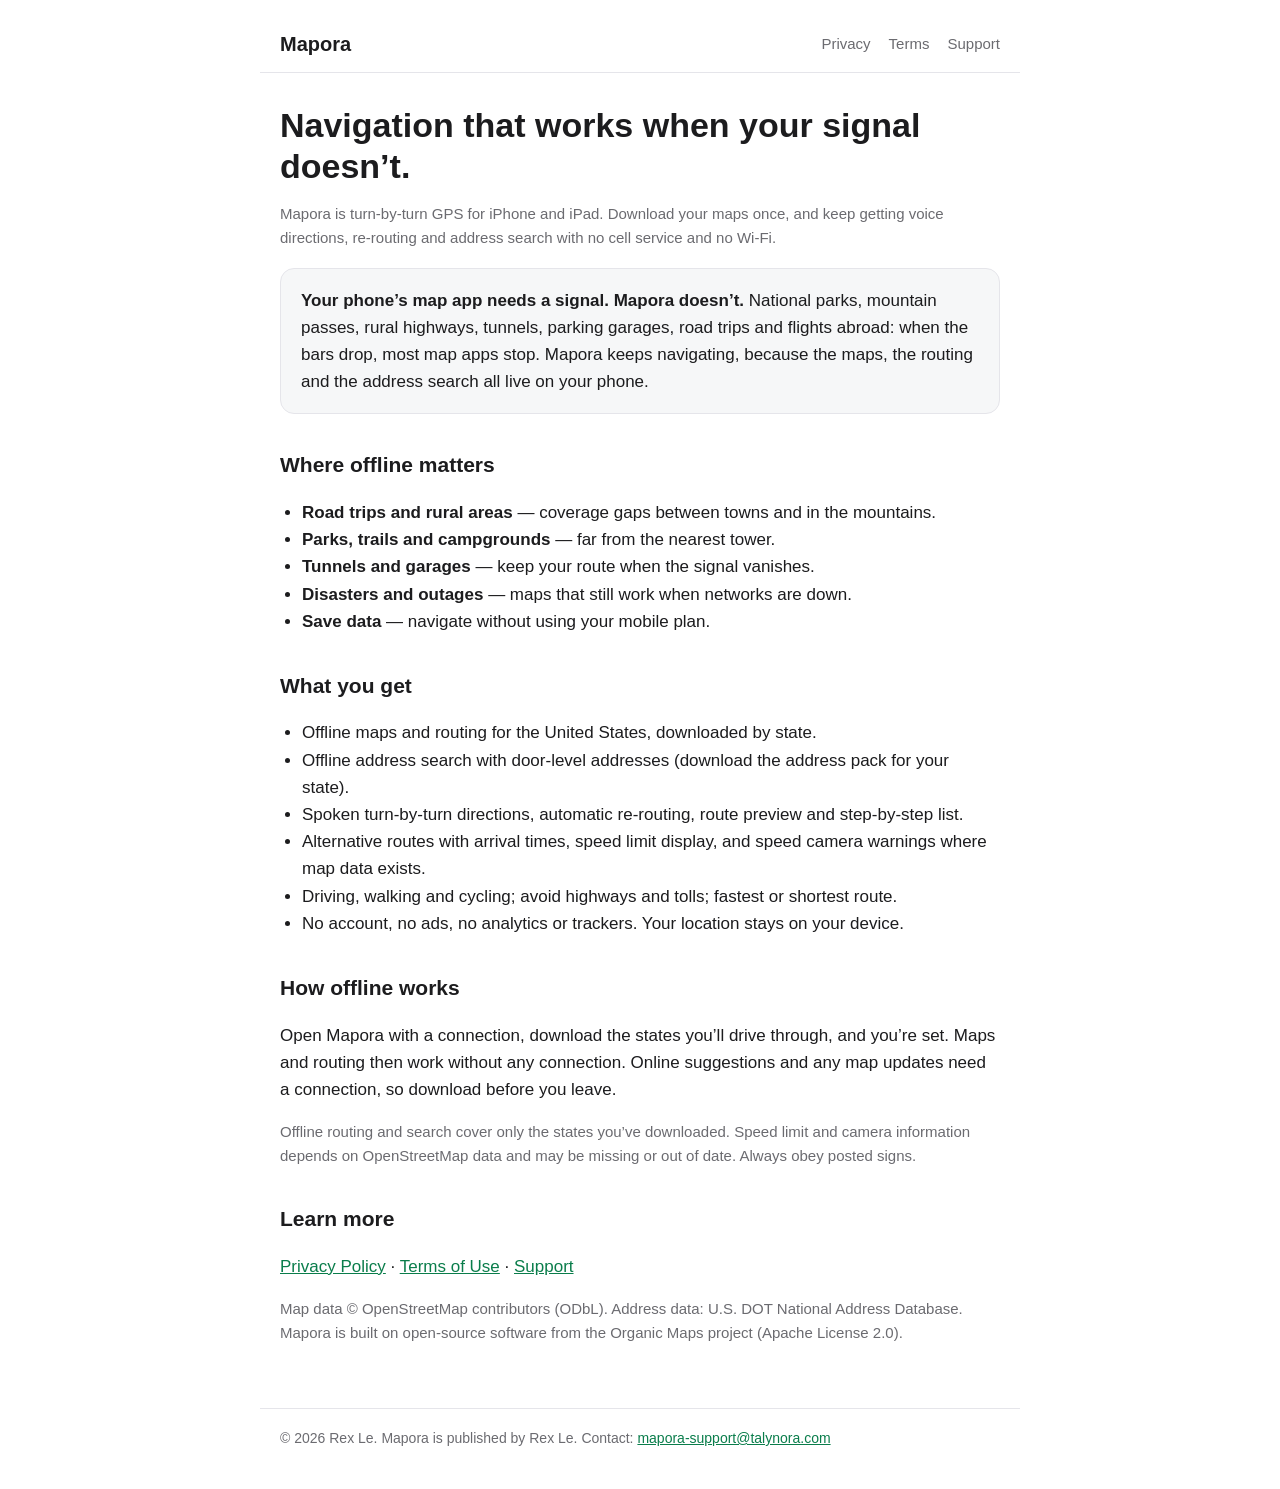
<file: index.html>
<!doctype html><html lang="en"><head><meta charset="utf-8"><meta name="viewport" content="width=device-width,initial-scale=1"><title>Mapora – Offline GPS navigation, no signal needed</title><meta name="description" content="Offline GPS navigation for iPhone and iPad. Download US maps once and keep getting turn-by-turn directions with no cell service."><link rel="stylesheet" href="/style.css"></head><body><header><a class="brand" href="/">Mapora</a><nav><a href="/privacy">Privacy</a><a href="/terms">Terms</a><a href="/support">Support</a></nav></header><main>
<h1>Navigation that works when your signal doesn&rsquo;t.</h1>
<p class="muted">Mapora is turn-by-turn GPS for iPhone and iPad. Download your maps once, and keep getting voice directions, re-routing and address search with no cell service and no Wi-Fi.</p>
<div class="card"><strong>Your phone&rsquo;s map app needs a signal. Mapora doesn&rsquo;t.</strong> National parks, mountain passes, rural highways, tunnels, parking garages, road trips and flights abroad: when the bars drop, most map apps stop. Mapora keeps navigating, because the maps, the routing and the address search all live on your phone.</div>
<h2>Where offline matters</h2>
<ul>
<li><strong>Road trips and rural areas</strong> &mdash; coverage gaps between towns and in the mountains.</li>
<li><strong>Parks, trails and campgrounds</strong> &mdash; far from the nearest tower.</li>
<li><strong>Tunnels and garages</strong> &mdash; keep your route when the signal vanishes.</li>
<li><strong>Disasters and outages</strong> &mdash; maps that still work when networks are down.</li>
<li><strong>Save data</strong> &mdash; navigate without using your mobile plan.</li>
</ul>
<h2>What you get</h2>
<ul>
<li>Offline maps and routing for the United States, downloaded by state.</li>
<li>Offline address search with door-level addresses (download the address pack for your state).</li>
<li>Spoken turn-by-turn directions, automatic re-routing, route preview and step-by-step list.</li>
<li>Alternative routes with arrival times, speed limit display, and speed camera warnings where map data exists.</li>
<li>Driving, walking and cycling; avoid highways and tolls; fastest or shortest route.</li>
<li>No account, no ads, no analytics or trackers. Your location stays on your device.</li>
</ul>
<h2>How offline works</h2>
<p>Open Mapora with a connection, download the states you&rsquo;ll drive through, and you&rsquo;re set. Maps and routing then work without any connection. Online suggestions and any map updates need a connection, so download before you leave.</p>
<p class="muted">Offline routing and search cover only the states you&rsquo;ve downloaded. Speed limit and camera information depends on OpenStreetMap data and may be missing or out of date. Always obey posted signs.</p>
<h2>Learn more</h2>
<p><a href="/privacy">Privacy Policy</a> &middot; <a href="/terms">Terms of Use</a> &middot; <a href="/support">Support</a></p>
<p class="muted">Map data &copy; OpenStreetMap contributors (ODbL). Address data: U.S. DOT National Address Database. Mapora is built on open-source software from the Organic Maps project (Apache License 2.0).</p>
</main><footer>&copy; 2026 Rex Le. Mapora is published by Rex Le. Contact: <a href="mailto:mapora-support@talynora.com">mapora-support@talynora.com</a></footer></body></html>
</file>
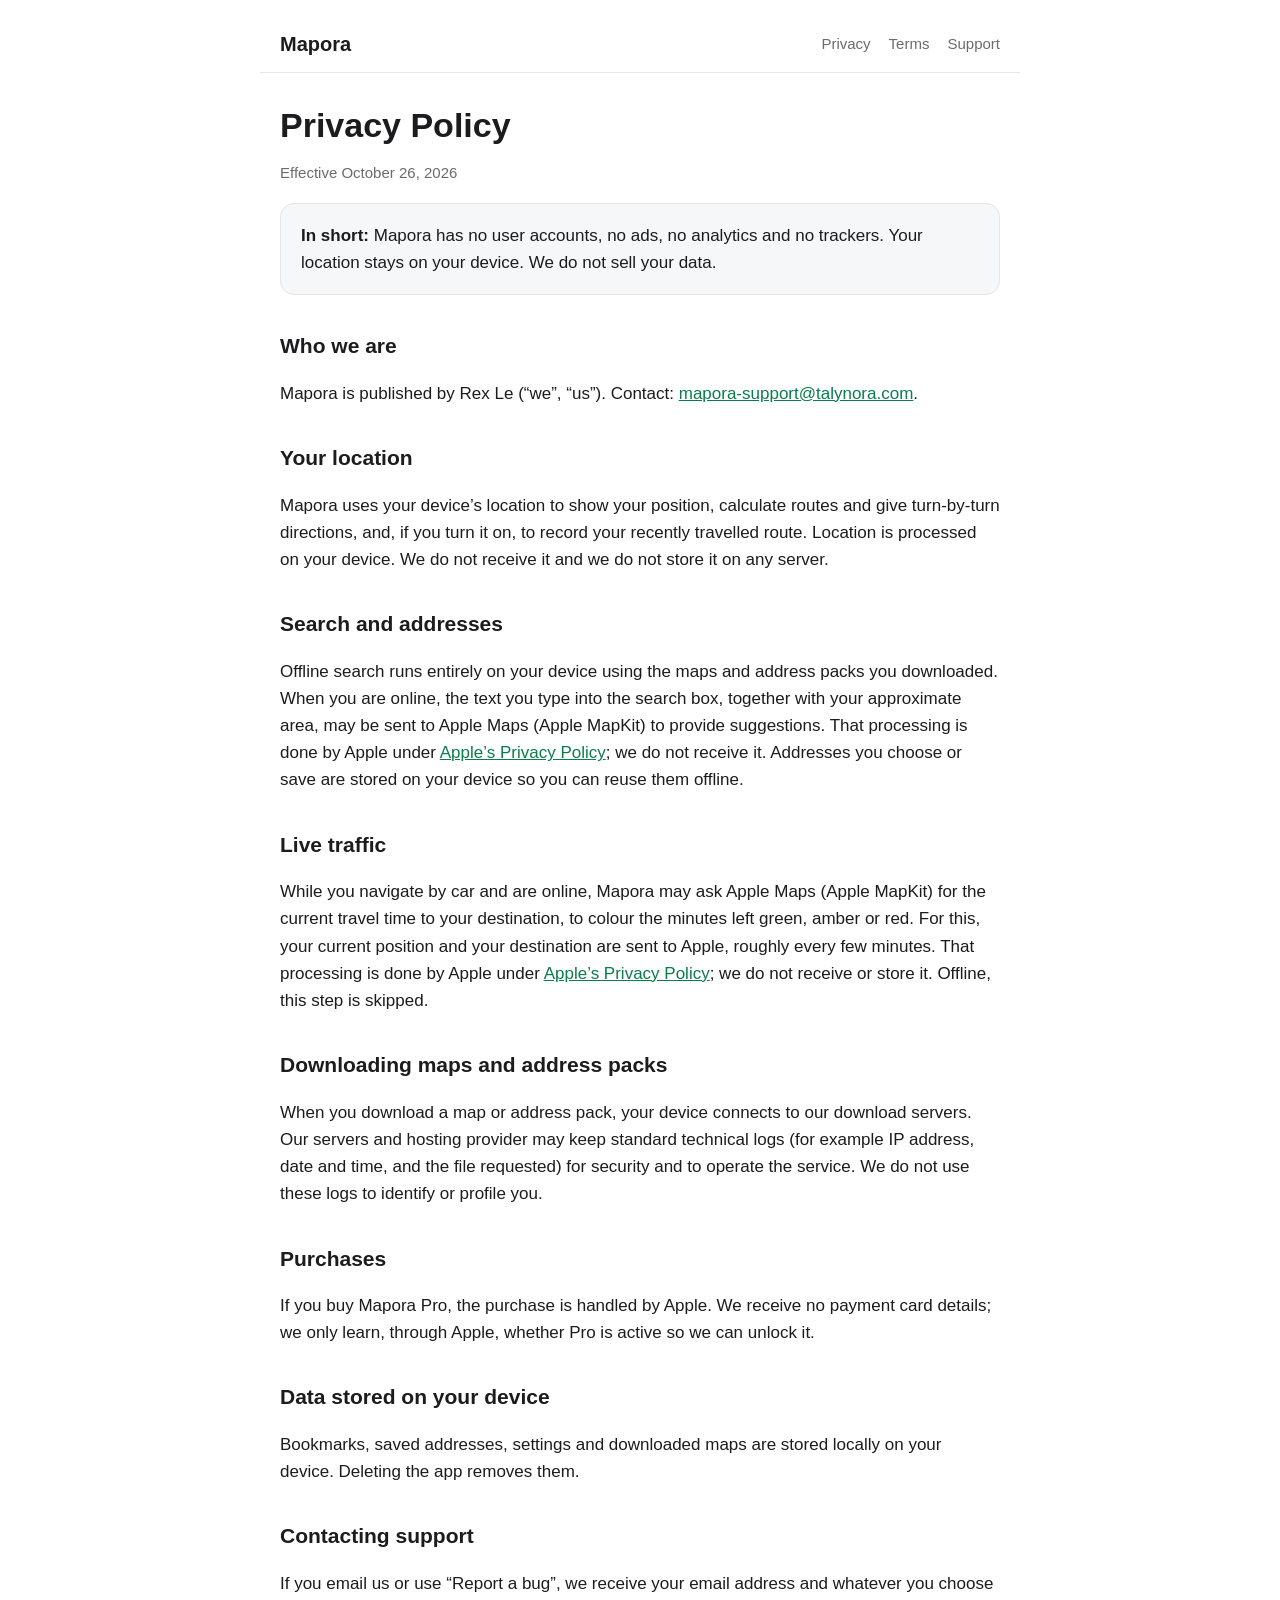
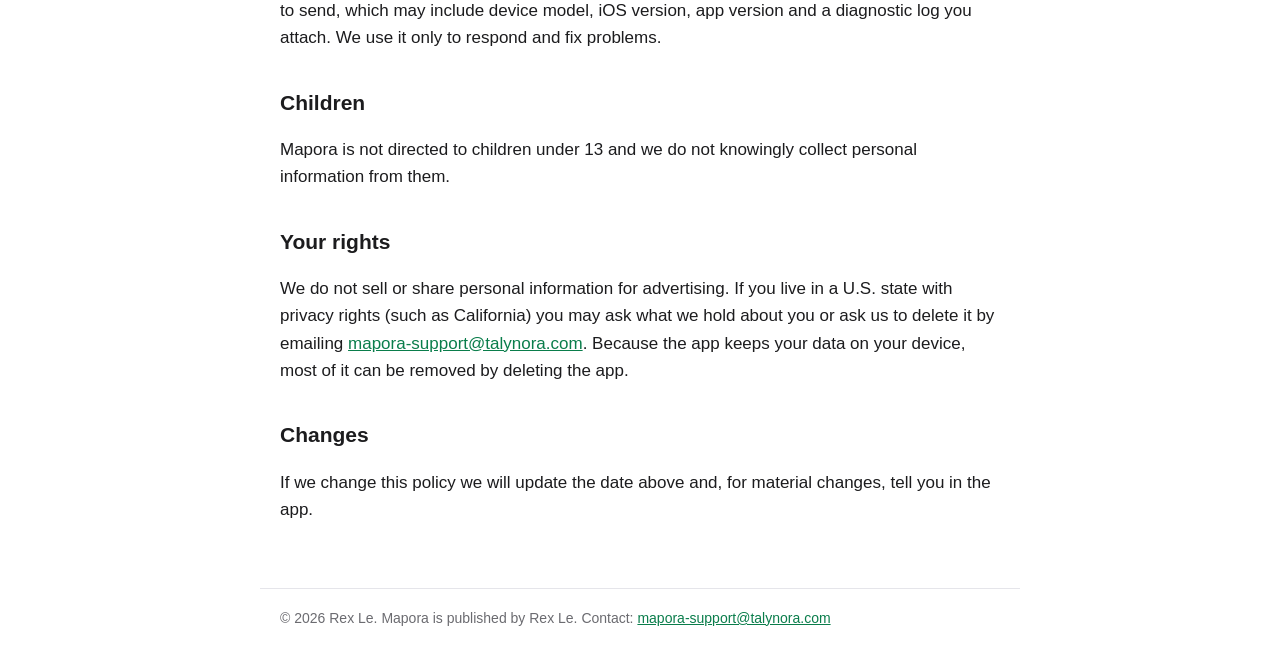
<file: privacy.html>
<!doctype html><html lang="en"><head><meta charset="utf-8"><meta name="viewport" content="width=device-width,initial-scale=1"><title>Mapora – Privacy Policy</title><meta name="description" content="How Mapora handles your data."><link rel="stylesheet" href="/style.css"></head><body><header><a class="brand" href="/">Mapora</a><nav><a href="/privacy">Privacy</a><a href="/terms">Terms</a><a href="/support">Support</a></nav></header><main>
<h1>Privacy Policy</h1>
<p class="muted">Effective October 26, 2026</p>
<div class="card"><strong>In short:</strong> Mapora has no user accounts, no ads, no analytics and no trackers. Your location stays on your device. We do not sell your data.</div>
<h2>Who we are</h2>
<p>Mapora is published by Rex Le (&ldquo;we&rdquo;, &ldquo;us&rdquo;). Contact: <a href="mailto:mapora-support@talynora.com">mapora-support@talynora.com</a>.</p>
<h2>Your location</h2>
<p>Mapora uses your device&rsquo;s location to show your position, calculate routes and give turn-by-turn directions, and, if you turn it on, to record your recently travelled route. Location is processed on your device. We do not receive it and we do not store it on any server.</p>
<h2>Search and addresses</h2>
<p>Offline search runs entirely on your device using the maps and address packs you downloaded. When you are online, the text you type into the search box, together with your approximate area, may be sent to Apple Maps (Apple MapKit) to provide suggestions. That processing is done by Apple under <a href="https://www.apple.com/legal/privacy/">Apple&rsquo;s Privacy Policy</a>; we do not receive it. Addresses you choose or save are stored on your device so you can reuse them offline.</p>
<h2>Live traffic</h2>
<p>While you navigate by car and are online, Mapora may ask Apple Maps (Apple MapKit) for the current travel time to your destination, to colour the minutes left green, amber or red. For this, your current position and your destination are sent to Apple, roughly every few minutes. That processing is done by Apple under <a href="https://www.apple.com/legal/privacy/">Apple&rsquo;s Privacy Policy</a>; we do not receive or store it. Offline, this step is skipped.</p>
<h2>Downloading maps and address packs</h2>
<p>When you download a map or address pack, your device connects to our download servers. Our servers and hosting provider may keep standard technical logs (for example IP address, date and time, and the file requested) for security and to operate the service. We do not use these logs to identify or profile you.</p>
<h2>Purchases</h2>
<p>If you buy Mapora Pro, the purchase is handled by Apple. We receive no payment card details; we only learn, through Apple, whether Pro is active so we can unlock it.</p>
<h2>Data stored on your device</h2>
<p>Bookmarks, saved addresses, settings and downloaded maps are stored locally on your device. Deleting the app removes them.</p>
<h2>Contacting support</h2>
<p>If you email us or use &ldquo;Report a bug&rdquo;, we receive your email address and whatever you choose to send, which may include device model, iOS version, app version and a diagnostic log you attach. We use it only to respond and fix problems.</p>
<h2>Children</h2>
<p>Mapora is not directed to children under 13 and we do not knowingly collect personal information from them.</p>
<h2>Your rights</h2>
<p>We do not sell or share personal information for advertising. If you live in a U.S. state with privacy rights (such as California) you may ask what we hold about you or ask us to delete it by emailing <a href="mailto:mapora-support@talynora.com">mapora-support@talynora.com</a>. Because the app keeps your data on your device, most of it can be removed by deleting the app.</p>
<h2>Changes</h2>
<p>If we change this policy we will update the date above and, for material changes, tell you in the app.</p>
</main><footer>&copy; 2026 Rex Le. Mapora is published by Rex Le. Contact: <a href="mailto:mapora-support@talynora.com">mapora-support@talynora.com</a></footer></body></html>
</file>
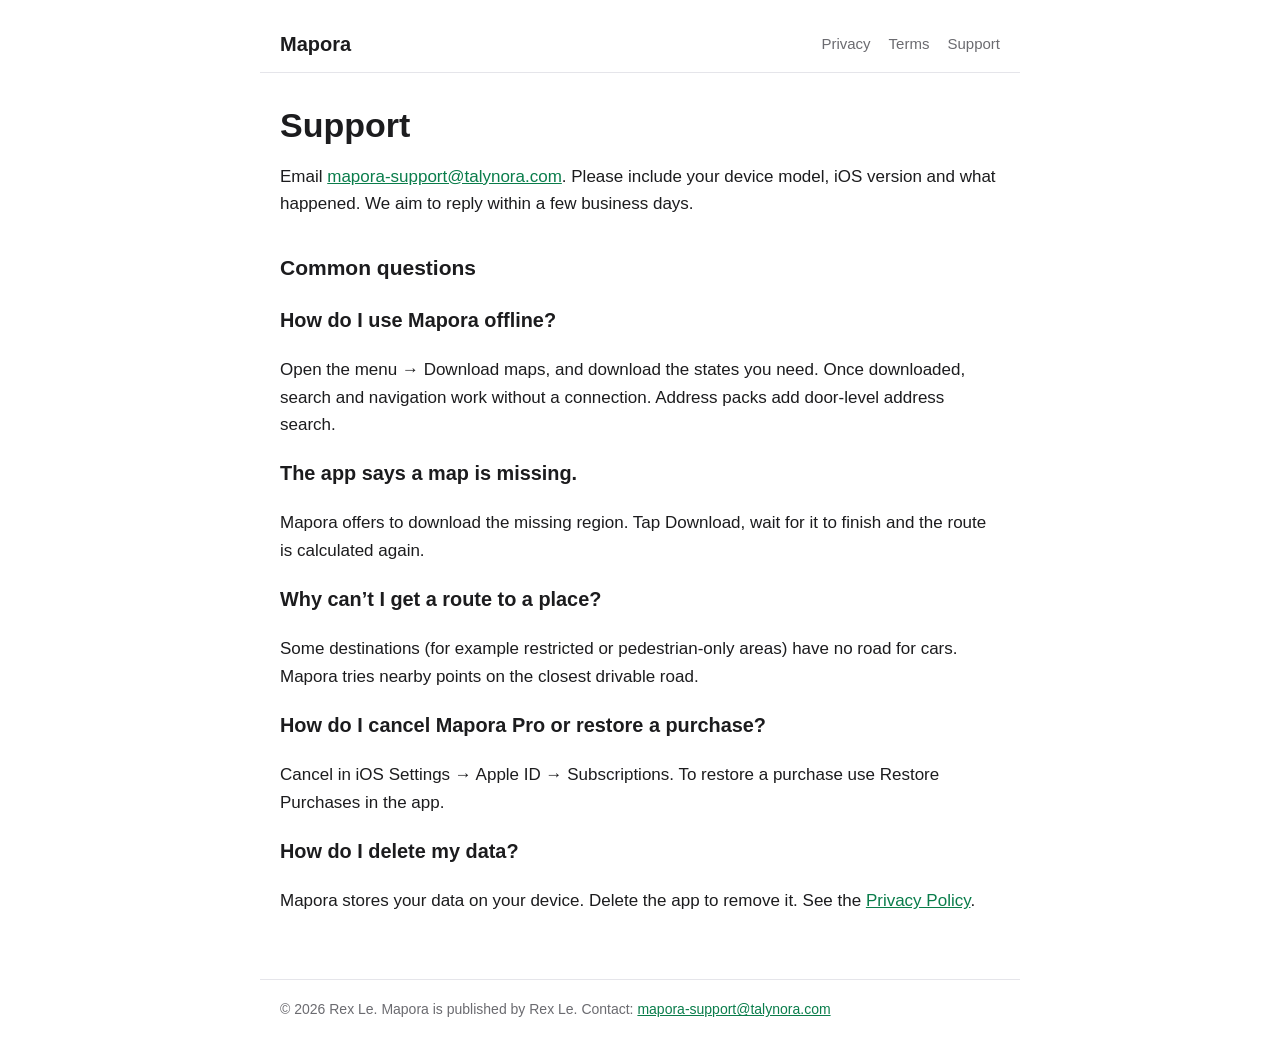
<file: support.html>
<!doctype html><html lang="en"><head><meta charset="utf-8"><meta name="viewport" content="width=device-width,initial-scale=1"><title>Mapora – Support</title><meta name="description" content="Help for Mapora."><link rel="stylesheet" href="/style.css"></head><body><header><a class="brand" href="/">Mapora</a><nav><a href="/privacy">Privacy</a><a href="/terms">Terms</a><a href="/support">Support</a></nav></header><main>
<h1>Support</h1>
<p>Email <a href="mailto:mapora-support@talynora.com">mapora-support@talynora.com</a>. Please include your device model, iOS version and what happened. We aim to reply within a few business days.</p>
<h2>Common questions</h2>
<h3>How do I use Mapora offline?</h3>
<p>Open the menu &rarr; Download maps, and download the states you need. Once downloaded, search and navigation work without a connection. Address packs add door-level address search.</p>
<h3>The app says a map is missing.</h3>
<p>Mapora offers to download the missing region. Tap Download, wait for it to finish and the route is calculated again.</p>
<h3>Why can&rsquo;t I get a route to a place?</h3>
<p>Some destinations (for example restricted or pedestrian-only areas) have no road for cars. Mapora tries nearby points on the closest drivable road.</p>
<h3>How do I cancel Mapora Pro or restore a purchase?</h3>
<p>Cancel in iOS Settings &rarr; Apple ID &rarr; Subscriptions. To restore a purchase use Restore Purchases in the app.</p>
<h3>How do I delete my data?</h3>
<p>Mapora stores your data on your device. Delete the app to remove it. See the <a href="/privacy">Privacy Policy</a>.</p>
</main><footer>&copy; 2026 Rex Le. Mapora is published by Rex Le. Contact: <a href="mailto:mapora-support@talynora.com">mapora-support@talynora.com</a></footer></body></html>
</file>
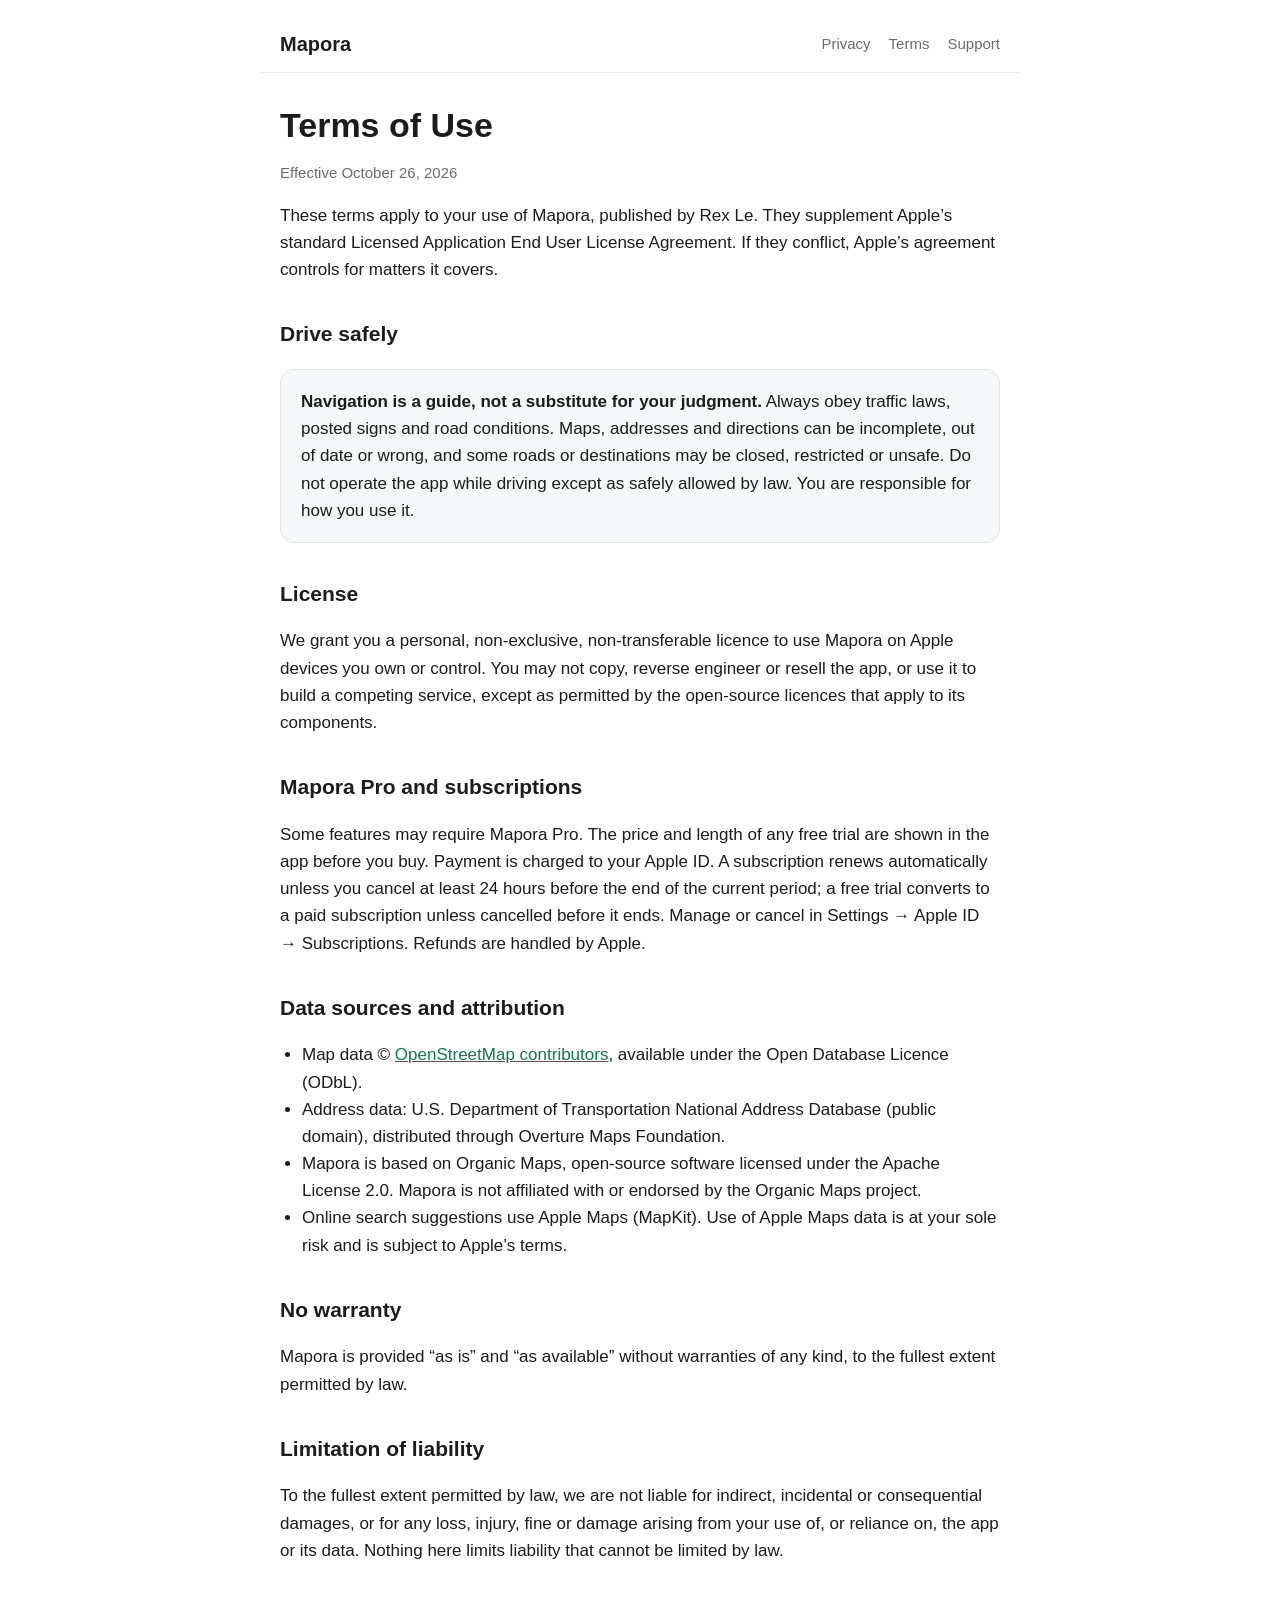
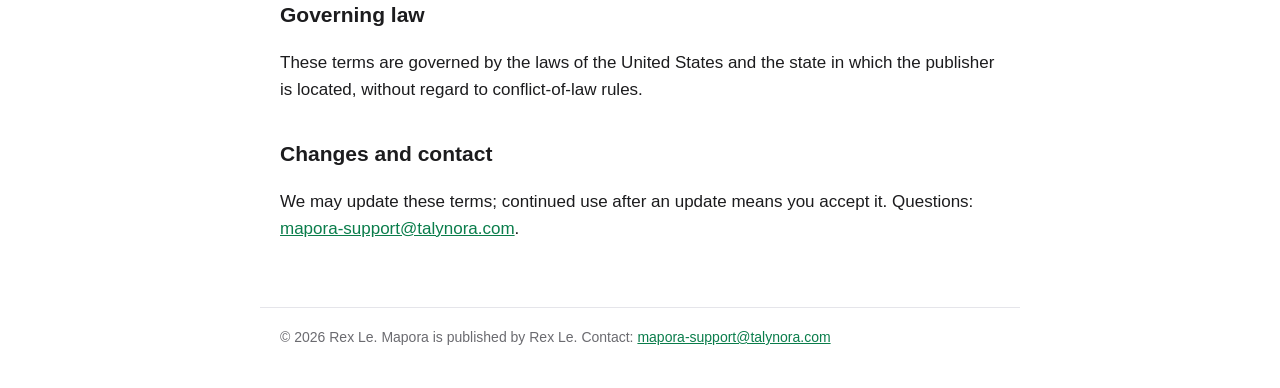
<file: terms.html>
<!doctype html><html lang="en"><head><meta charset="utf-8"><meta name="viewport" content="width=device-width,initial-scale=1"><title>Mapora – Terms of Use</title><meta name="description" content="Terms of Use for the Mapora app."><link rel="stylesheet" href="/style.css"></head><body><header><a class="brand" href="/">Mapora</a><nav><a href="/privacy">Privacy</a><a href="/terms">Terms</a><a href="/support">Support</a></nav></header><main>
<h1>Terms of Use</h1>
<p class="muted">Effective October 26, 2026</p>
<p>These terms apply to your use of Mapora, published by Rex Le. They supplement Apple&rsquo;s standard Licensed Application End User License Agreement. If they conflict, Apple&rsquo;s agreement controls for matters it covers.</p>
<h2>Drive safely</h2>
<div class="card"><strong>Navigation is a guide, not a substitute for your judgment.</strong> Always obey traffic laws, posted signs and road conditions. Maps, addresses and directions can be incomplete, out of date or wrong, and some roads or destinations may be closed, restricted or unsafe. Do not operate the app while driving except as safely allowed by law. You are responsible for how you use it.</div>
<h2>License</h2>
<p>We grant you a personal, non-exclusive, non-transferable licence to use Mapora on Apple devices you own or control. You may not copy, reverse engineer or resell the app, or use it to build a competing service, except as permitted by the open-source licences that apply to its components.</p>
<h2>Mapora Pro and subscriptions</h2>
<p>Some features may require Mapora Pro. The price and length of any free trial are shown in the app before you buy. Payment is charged to your Apple ID. A subscription renews automatically unless you cancel at least 24 hours before the end of the current period; a free trial converts to a paid subscription unless cancelled before it ends. Manage or cancel in Settings &rarr; Apple ID &rarr; Subscriptions. Refunds are handled by Apple.</p>
<h2>Data sources and attribution</h2>
<ul>
<li>Map data &copy; <a href="https://www.openstreetmap.org/copyright">OpenStreetMap contributors</a>, available under the Open Database Licence (ODbL).</li>
<li>Address data: U.S. Department of Transportation National Address Database (public domain), distributed through Overture Maps Foundation.</li>
<li>Mapora is based on Organic Maps, open-source software licensed under the Apache License 2.0. Mapora is not affiliated with or endorsed by the Organic Maps project.</li>
<li>Online search suggestions use Apple Maps (MapKit). Use of Apple Maps data is at your sole risk and is subject to Apple&rsquo;s terms.</li>
</ul>
<h2>No warranty</h2>
<p>Mapora is provided &ldquo;as is&rdquo; and &ldquo;as available&rdquo; without warranties of any kind, to the fullest extent permitted by law.</p>
<h2>Limitation of liability</h2>
<p>To the fullest extent permitted by law, we are not liable for indirect, incidental or consequential damages, or for any loss, injury, fine or damage arising from your use of, or reliance on, the app or its data. Nothing here limits liability that cannot be limited by law.</p>
<h2>Governing law</h2>
<p>These terms are governed by the laws of the United States and the state in which the publisher is located, without regard to conflict-of-law rules.</p>
<h2>Changes and contact</h2>
<p>We may update these terms; continued use after an update means you accept it. Questions: <a href="mailto:mapora-support@talynora.com">mapora-support@talynora.com</a>.</p>
</main><footer>&copy; 2026 Rex Le. Mapora is published by Rex Le. Contact: <a href="mailto:mapora-support@talynora.com">mapora-support@talynora.com</a></footer></body></html>
</file>
<file: style.css>
:root{--bg:#fff;--fg:#1c1c1e;--muted:#6b6b70;--accent:#0a7d4b;--line:#e5e5ea;--card:#f6f7f8}
@media (prefers-color-scheme:dark){:root{--bg:#101113;--fg:#f2f2f4;--muted:#a0a0a8;--accent:#4cc38a;--line:#2a2b2f;--card:#18191c}}
*{box-sizing:border-box}
body{margin:0;background:var(--bg);color:var(--fg);font:17px/1.6 -apple-system,BlinkMacSystemFont,"Segoe UI",Roboto,Helvetica,Arial,sans-serif}
header,main,footer{max-width:760px;margin:0 auto;padding:0 20px}
header{padding-top:28px;padding-bottom:12px;display:flex;align-items:center;justify-content:space-between;border-bottom:1px solid var(--line)}
header a.brand{font-weight:700;font-size:20px;color:var(--fg);text-decoration:none}
nav a{margin-left:18px;color:var(--muted);text-decoration:none;font-size:15px}
nav a:hover{color:var(--accent)}
main{padding-top:32px;padding-bottom:48px}
h1{font-size:34px;line-height:1.2;margin:0 0 6px}
h2{font-size:21px;margin:34px 0 8px}
p,li{color:var(--fg)}
.muted{color:var(--muted);font-size:15px}
a{color:var(--accent)}
.card{background:var(--card);border:1px solid var(--line);border-radius:14px;padding:18px 20px;margin:18px 0}
ul{padding-left:22px}
footer{padding-top:18px;padding-bottom:40px;border-top:1px solid var(--line);color:var(--muted);font-size:14px}
</file>
